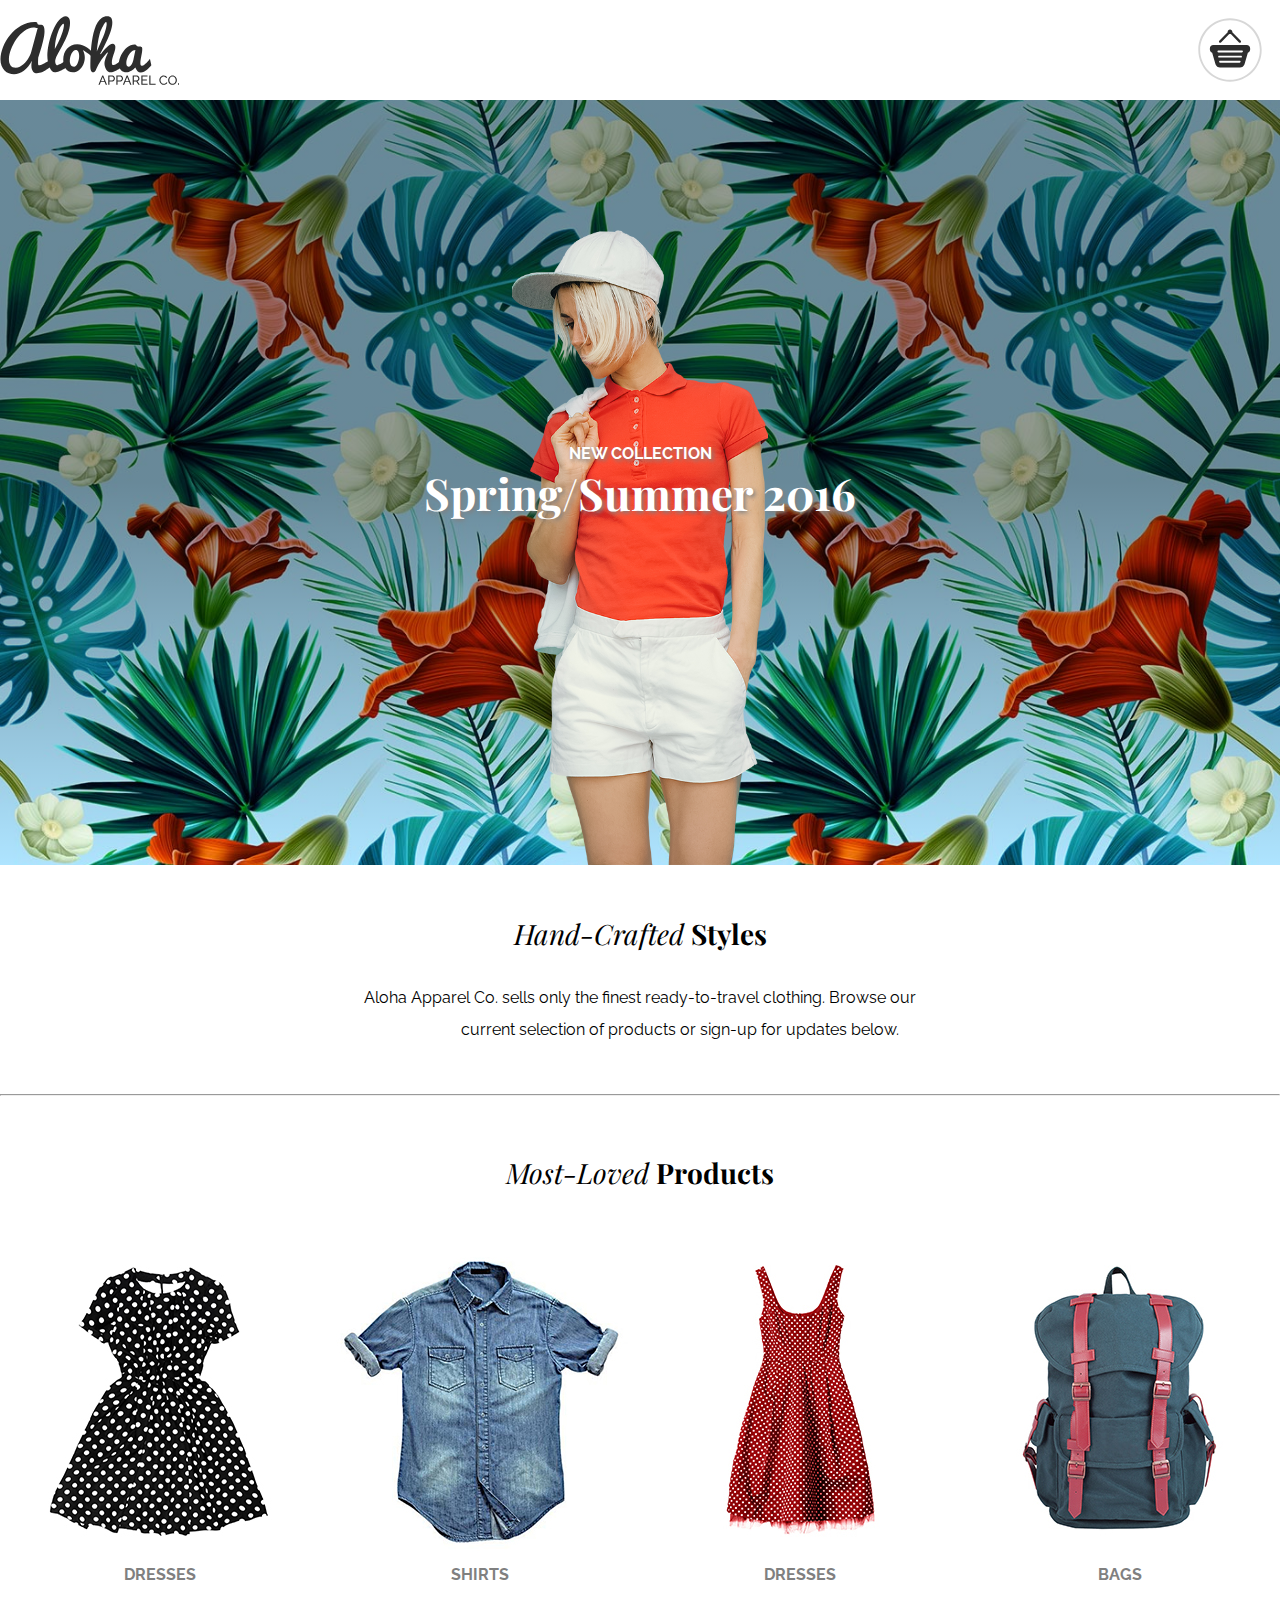
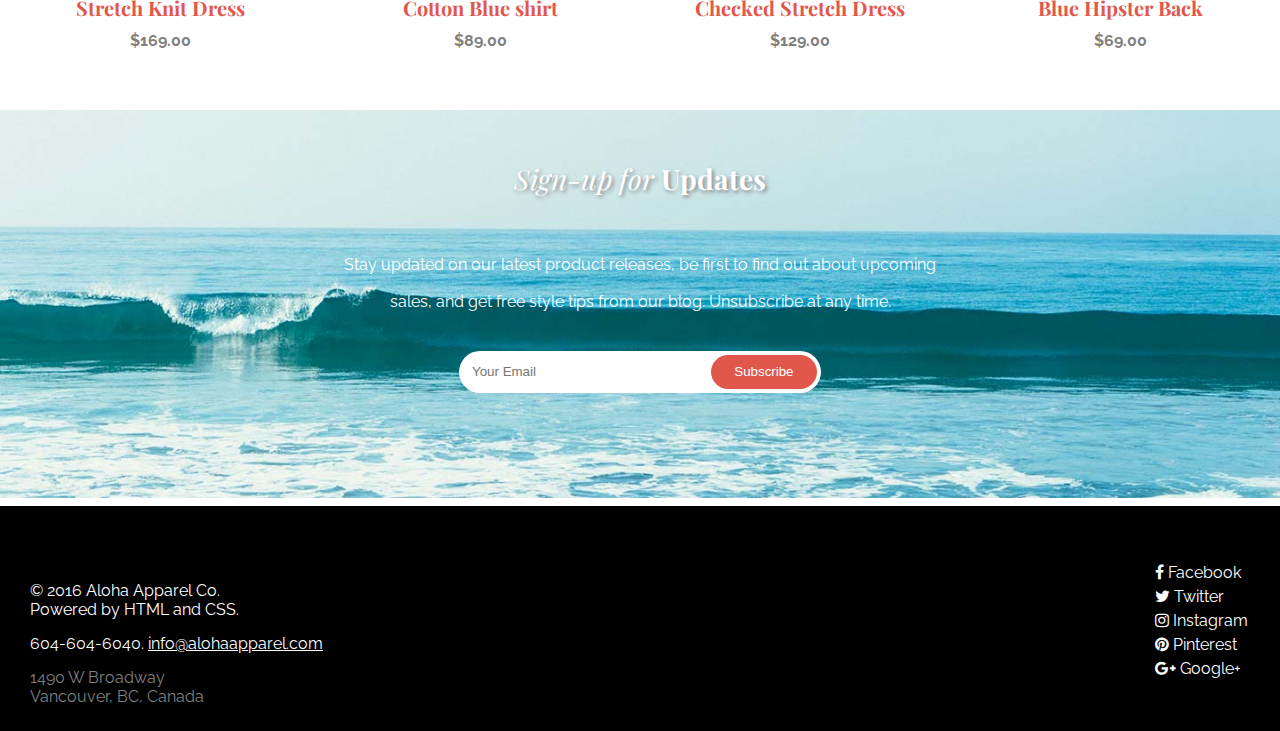
<file: index.html>
<!DOCTYPE html>
<html lang="en-US">
    <head>
        <title>Aloha Apparel Co</title>
        <link rel="stylesheet" type="text/css" href="reset.css">
        <link rel="stylesheet" type="text/css" href="style.css">
        <link href="https://fonts.googleapis.com/css?family=Playfair+Display:400,400i,700,700i|Raleway:300,300i,500,500i" rel="stylesheet">
        <link rel="stylesheet" href="https://cdnjs.cloudflare.com/ajax/libs/font-awesome/4.7.0/css/font-awesome.min.css">
        <meta charset="utf-8">
    </head>
    <body>
        <main>
        	<header>
                    <img class="left width12 margin-top clearfix" src="assets/images/aloha-logo.svg" alt="aloha-logo">
                    <img class="right width5 margin2v clearfix" src="assets/images/cart-icon.svg" alt="cart-icon">        
        	</header>
        	<section id="banner">
                <div class="banner-girl"></div>
                <div class="textcenter top45 width100 positionabs z2">
                    <h5 class="colorwhite bold textshadow mobile-spring">NEW COLLECTION</h5>
                    <h1 class="colorwhite bold textshadow"><span class="mobile-spring">Spring/Summer 2016</span></h1>
                </div>
            </section>
        	<section class="textcenter paddingbottom40">
                    <h3 class="italic padding-top-50 paddingbottom30">Hand-Crafted <span class="bold">Styles</span></h3>
                    <p class="paddingbottom10 line-break"></span>Aloha Apparel Co. sells only the finest ready-to-travel clothing. Browse our
                    <span class="paddingbottom60 line-break"></span>current selection of products or sign-up for updates below.</p>  
            </section>
            <hr>
        	<section>
                <div class="textcenter">             
                    <h3 class="padding50 italic">Most-Loved <span class="bold">Products</span></h3>
                </div>
                <div class="products paddingtop40 paddingbottom60 clearfix">
                    <div class="left width25 textcenter">
                        <img src="assets/images/stretch-knit-dress.jpg" alt="stretch-knit-dress">
                        <p>DRESSES</p>
                        <h4>Stretch Knit Dress</h4>
                        <p>$169.00</p>
                    </div>
                    
                    <div class="left width25 textcenter">
                        <img src="assets/images/cotton-blue-shirt.jpg" alt="cotton-blue-shirt">
                        <p>SHIRTS</p>
                        <h4>Cotton Blue shirt</h4>
                        <p>$89.00</p>
                    </div>

                    <div class="left width25 textcenter">
                        <img src="assets/images/checked-stretch-dress.jpg" alt="checked-stretch-dress">
                        <p>DRESSES</p>
                        <h4>Checked Stretch Dress</h4>
                        <p>$129.00</p>
                    </div>

                    <div class="left width25 textcenter">
                        <img src="assets/images/blue-hipster-backpack.jpg" alt="blue-hipster-backpack">
                        <p>BAGS</p>
                        <h4>Blue Hipster Back</h4>
                        <p>$69.00</p>
                    </div>
                </div>
            </section>
        	<section id="wave" class="textcenter padding50 colorwhite clearfix">
                    <h3 class="paddingbottom40"><span class="italic textshadow">Sign-up for </span><span class="bold textshadow">Updates</span></h3>
                    <p class="margin2v">Stay updated on our latest product releases, be first to find out about upcoming</p>
                    <p class="paddingbottom40">sales, and get free style tips from our blog. Unsubscribe at any time.</p>
                <div class="subform clearfix">
                    <input type="text" placeholder="Your Email">
                    <input type="submit" value="Subscribe" class="colorwhite">
                </div>
            </section>
        </main>
        	<footer class="backgroundblack padding-top-50 bordertopsmall address-mobile clearfix">
                <div class="address address-mobile left">
                    <address class="colorwhite padding10">
                    <p>© 2016 Aloha Apparel Co.</p>
                    <p>Powered by HTML and CSS.</p>
                    <p class="paddingtopbot15">604-604-6040. <a href="mailto:info@alohaapparel.com" class="colorwhite">info@alohaapparel.com</a></p> 
                    <p><span class="colorgrey">1490 W Broadway</span></p>
                    <p><span class="colorgrey">Vancouver, BC, Canada</span></p>
                    </address>
                </div>
                <div class="socialicons right colorwhite change-for-mobile">
                    <ul class="padding change-for-mobile">
                        <li>
                            <a href="http://facebook.com">
                                <i class="fa fa-facebook-f"></i>
                                    <span class="hide-for-mobile colorwhite"> Facebook</span> 
                            </a>
                        </li>
                        <li>
                            <a href="http://twitter.com">
                                <i class="fa fa-twitter">
                                    <span class="hide-for-mobile"> Twitter</span>
                                </i>
                            </a>
                        </li>
                        <li>
                            <a href="http://Instagram.com">
                                <i class="fa fa-instagram">
                                    <span class="hide-for-mobile"> Instagram</span>
                                </i>
                            </a>
                        </li>
                        <li>
                            <a href="http://pinterest.com">
                                <i class="fa fa-pinterest">
                                    <span class="hide-for-mobile"> Pinterest</span>
                                </i>
                            </a>
                        </li>
                        <li>
                            <a href="http://plus.google.com">
                                <i class="fa fa-google-plus">
                                    <span class="hide-for-mobile"> Google+</span>
                                </i>
                            </a>
                        </li>
                    </ul>
                </div>
            </footer>

    </body>
</html>
</file>
<file: style.css>
/* float rules*/

.left {
	float:left;
}

.right {
	float:right;
}

.clearboth {
	clear:both;
}

/* Width rules */
.width100 {
	width:100%;
}

.width25 {
	width:25%;
}

.width20 {
	width:20%;
}

.width12 {
	width:14%;
}

.width5 {
	width:5%;
}


}


/*------ MARGIN RULES ------*/
.margin2v3v {
	margin: 2vh 3vh;
}

.margin-top {
	margin-top:1em;
}

.margin2v {
	margin:2vh;
}

.marginbottom {
	margin-bottom:15vh;
}

.top45 {
	top:45%;
}

/*------ Border rules -------*/
.bordertopsmall {
	border-top:8px solid white;
}

hr {
	color:grey
}
/*------ padding rules ------*/

.positionabs {
	position:absolute;
}

.padding10 {
	padding:10px;
}

.padding50-5 {
	padding:50px 5px;
}

.padding50 {
	padding:50px;
}
.paddingtopbot15 {
	padding:15px 0px;
}


.paddingbottom40 {
	padding-bottom: 40px;
}

.paddingbottom30 {
	padding-bottom: 30px;
}

.paddingbottom10 {
	padding-bottom: 10px;
}

.paddingtop10 {
	padding-top: 10px;
}

.padding-top-50 {
	padding-top: 50px;
}

.paddingbottom60 {
	padding-bottom:60px;
}
/*------- font rules ---------*/

h1,h2,h3,h4,h6 {
	font-family: "Playfair Display", "serif";
}

p {
	font-family: "raleway";
	font-size: 1rem;
}

.products p {
	color:grey;
	font-weight:700;
}

.address p {
	color:white;
	font-family: "raleway", "san-serif";
		
}

h1 {
	font-size: 2.75rem;
}

h2 {
	font-size: 2.25rem
}

h3 {
	font-size: 1.75rem;
}

h4 {
	font-size: 1.25rem
}

.products h4 {
	color:rgb(226,87,76);
	font-weight:700;
	padding:10px;
}

h5 {
	font-size: 1rem;
	font-family: "raleway";
}

/* text styling */

.bold {
	font-style: normal;
	font-weight: 700;
}

.italic {
	font-style: italic;
}

.textcenter {
	text-align:center;
}

.textmiddle {
	display: inline-block;
  	vertical-align: middle;
}

.textshadow {
	text-shadow: 2px 2px 4px grey;

}

.line-break {
	display:inline;
	content:"\a";
	white-space:pre;
	line-height:2em;

}

.textnormal{
	text-decoration: none;
}
/* text colors */
.colorwhite {
	color: white;

}

.colorgrey{
	color: grey;
}

.colorflamingo {
	color:rgb(226,87,76)
}

.colorgrey{
	color: grey;
}
/* Z-Indexing */

.z2 {
	z-index: 2;
}

/* background images */



#wave {
	background-image: url("assets/images/wave-bkgd.jpg");
	background-repeat: no-repeat;
	background-position:bottom;
	min-height:32vh;
	background-size:cover;
}

#banner {
	clear: both;
    background: linear-gradient(rgba(0,0,0,.4),rgba(0,0,0,.4),transparent), url("assets/images/flower-bkgd.jpg");
    background-size: cover;
    background-repeat: no-repeat;
    min-height:85vh;
    position: relative;
}

.banner-girl {
	position: absolute;
	background-position: top;
	bottom: 0; left: 50%;
	min-height: 83%;
	width: 20%;
	background-size: cover;
	background-repeat: no-repeat;
	margin-left: -10%;
	background-image: url("assets/images/banner-girl.png");
	z-index: 1;

}

.clearfix:after {
	clear:both;
	content:" ";
	display:block;
}

.subform {
	background-color:white;
	border-radius:25px;
	width:30%;
	padding:4px;
	margin:0 auto;

}

input[type=text] {
	float:left;
	width:60%;
	background:none;
	border:none;
	padding:9px ;

}

input[type=submit] {
	float:right;
	width:30%;
	border-radius:25px;
	background-color:rgb(226,87,76);
	padding:5px;
	line-height: 1.5rem;
}

/* footer section*/
.backgroundblack{
	background-color:black;
}

/*Address*/
.address {
	padding: 15px 20px;
	font-size: 1rem;
}

/* Social Media Icons*/
.socialicons {
	padding-top: 5px;
	margin-left: 3em;
	line-height: 1.5rem;
	text-decoration:none;

}
.socialicons a {
	text-decoration:none
}
.socialicons span {
	font-family: "raleway";
}

.fa {
	color:white;

}

ul {
	padding-right: 2em
}

/* RESPONSIVE CSS */
@media only screen and (max-width:600px) 
	{


.mobile-spring {
	font-weight:400;
}

.width12 {
	width:35%;

}

.width5 {
	width:13%;
}

.width25 {
	width:100%;
	clear:both;
}

#wave {
	background-image: url("assets/images/wave-bkgd.jpg");
	background-repeat: no-repeat;
	background-position:bottom;
	min-height:32vh;
	background-size:auto;

}

#banner {
	background-position:center;
	min-height:41vh;
}

.banner-girl {
	width: 22%;
    margin-left: -11%;
    min-height: 90%;
}

h1 {
	font-size:2.5rem;
	font-weight:400;
}

.top45 {
	top:35.5%

}

.subform {
	background-color:white;
	border-radius:25px;
	width:100%;
	padding:4px;
	display:inline-block;

}

input[type=text] {
	float:left
	width:65%;
	background:none;
	border:none;
	padding:9px ;
	display:inline-block;

}

input[type=submit] {
	float:right;
	width:30%;
	border-radius:25px;
	background-color:rgb(226,87,76);
	padding:5px;
	line-height: 1.5rem;
}

.address-mobile {
	width: 100%;
	text-align: center;
	margin: 0 auto;
	padding-bottom: 15px;
}

li {
    letter-spacing: 12.5px;
    display:inline-block;
}

.hide-for-mobile {
	display:none;	
}

footer {
	bottom:0;
}

.socialicons{
 float: none;
 text-align: center;
}

.socialicons ul{
 text-align: center;
 display: inline-block;
}

.socialicons li{
 padding: 10px;
 float: left;
}

.line-break {
	display:inline;
	content:"\a";
	white-space:pre-line;
	line-height:2em;

}
}

@media only screen and (max-width:1050px) and (min-width:601px)
	{

.banner-girl {
	width:24%;
	margin-left:-12%;
}

.width25 {
	float:left;
	width:50%;
}

#wave {
	background-size:auto;
}

.subform{
	width:70%;
}

.width12 {
	width:25%;

}

.width5 {
	width:10%;
}

.mobile-spring {
	font-weight:400;
}

h5 {
	font-size: 150%
}

h1{ 
	font-size: 387%; 
}
</file>
